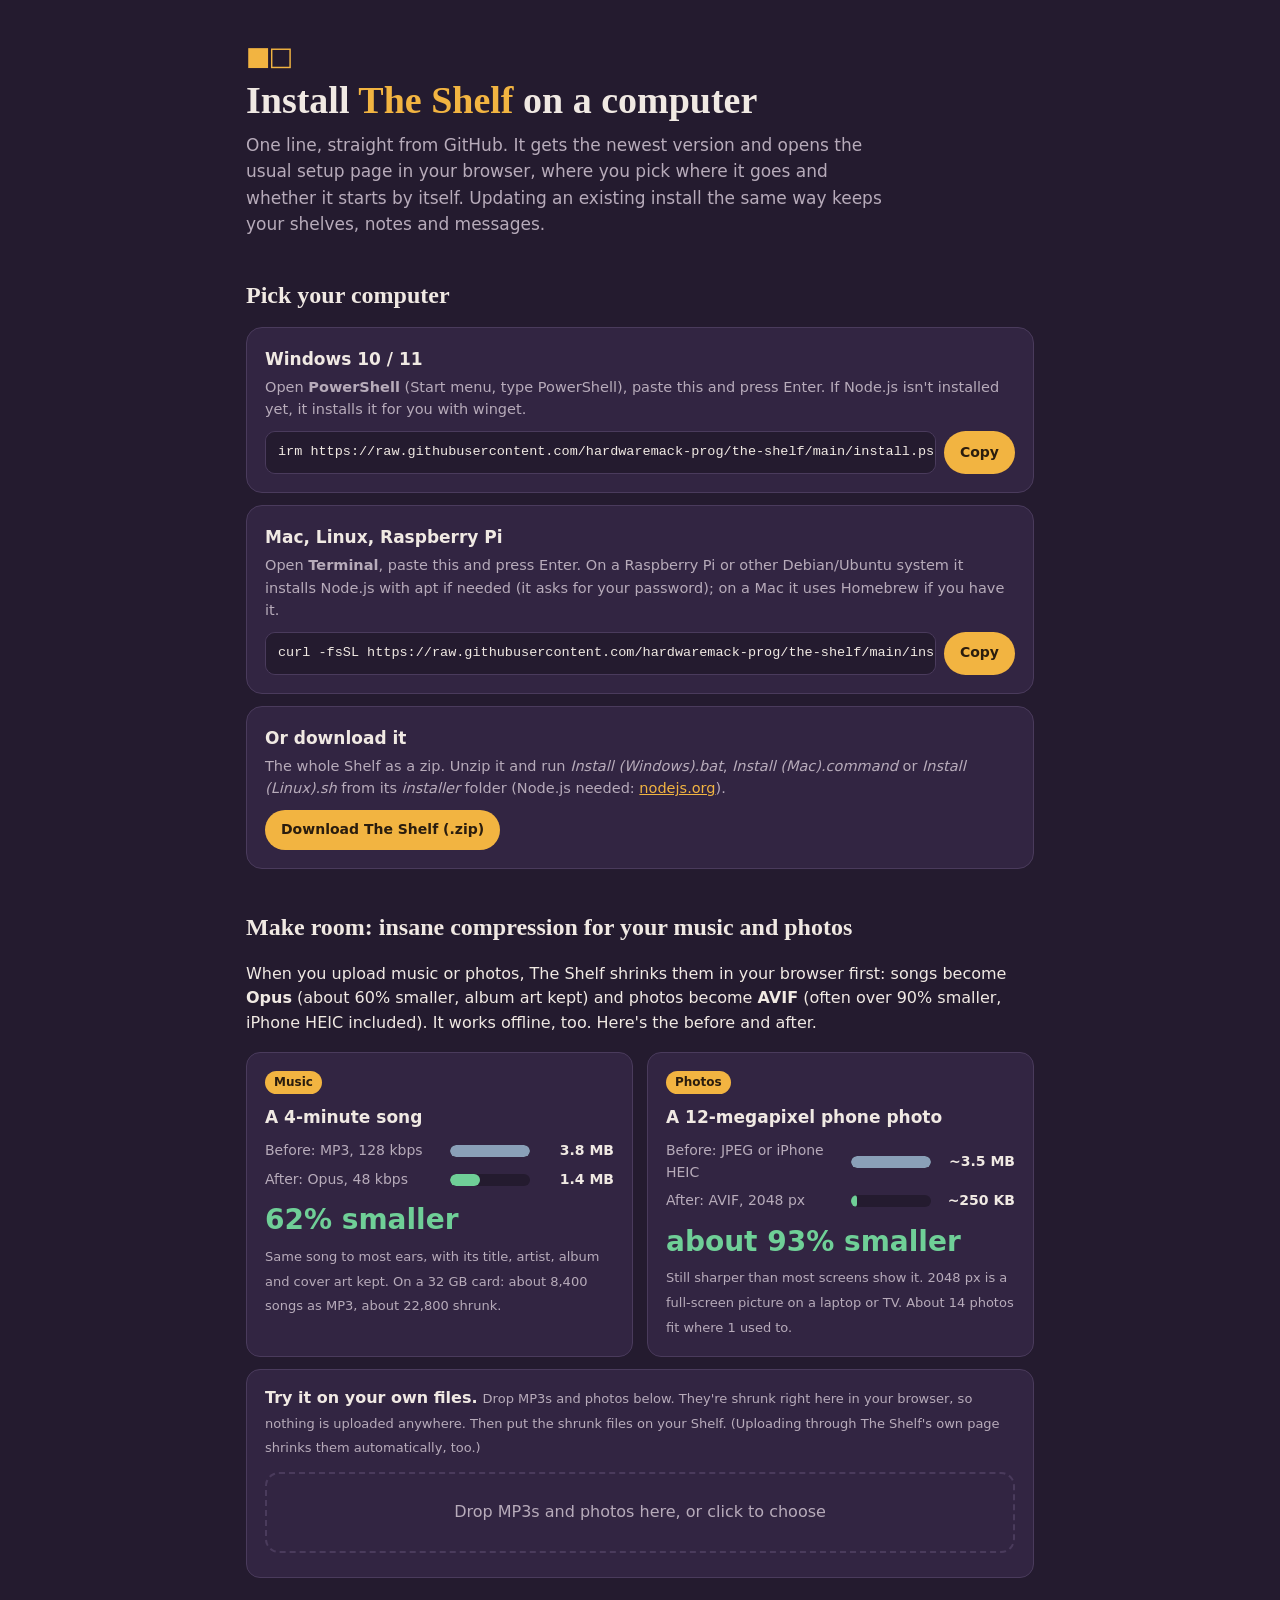
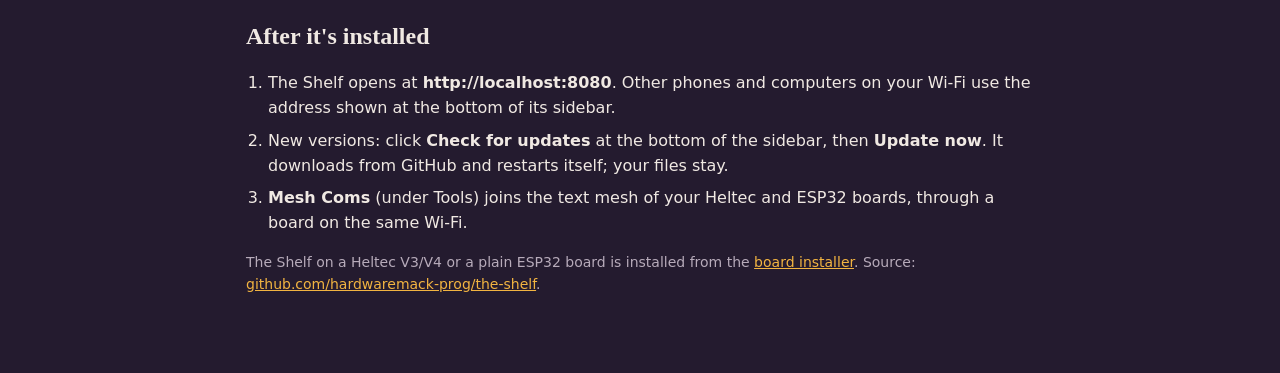
<file: docs/pc.html>
<!doctype html>
<html lang="en">
<head>
<meta charset="utf-8">
<meta name="viewport" content="width=device-width,initial-scale=1">
<title>Install The Shelf on a computer</title>
<meta name="description" content="Install The Shelf on Windows, Mac, Linux or a Raspberry Pi with one line, straight from GitHub.">
<style>
:root{--ink:#241B2F;--surface:#322542;--text:#F0E9E3;--muted:#B7ABBA;--accent:#F2B441;--accent-ink:#2A1D0E;--divider:#4A3B5C;
  --serif:Georgia,'Iowan Old Style',Charter,serif;--sans:-apple-system,BlinkMacSystemFont,'Segoe UI',system-ui,sans-serif;--mono:ui-monospace,Consolas,Menlo,monospace;color-scheme:dark}
*{box-sizing:border-box}
body{margin:0;background:var(--ink);color:var(--text);font-family:var(--sans);line-height:1.55}
.wrap{max-width:820px;margin:0 auto;padding:36px 16px 64px}
.mark{color:var(--accent);font-size:26px;letter-spacing:-2px}
h1{font-family:var(--serif);font-size:38px;margin:4px 0 0;line-height:1.1}
h1 span{color:var(--accent)}
.lead{color:var(--muted);font-size:17px;max-width:640px;margin:10px 0 0}
h2{font-family:var(--serif);font-size:24px;margin:40px 0 12px}
.card{background:var(--surface);border:1px solid var(--divider);border-radius:16px;padding:18px;margin-bottom:12px}
.card h3{margin:0 0 4px;font-size:17px}
.card p{margin:0 0 10px;color:var(--muted);font-size:14.5px}
.cmd{display:flex;gap:8px;align-items:stretch}
.cmd code{flex:1;min-width:0;overflow-x:auto;white-space:nowrap;background:var(--ink);border:1px solid var(--divider);border-radius:10px;padding:10px 12px;font-family:var(--mono);font-size:13.5px}
.btn{font:inherit;font-weight:700;background:var(--accent);color:var(--accent-ink);border:0;border-radius:999px;padding:9px 16px;cursor:pointer;font-size:14px;white-space:nowrap;text-decoration:none;display:inline-block}
ol{padding-left:22px}ol li{margin-bottom:8px}
a{color:var(--accent)}
.muted{color:var(--muted);font-size:14px}
</style>
</head>
<body><div class="wrap">
  <div class="mark">&#9632;&#9633;</div>
  <h1>Install <span>The Shelf</span> on a computer</h1>
  <p class="lead">One line, straight from GitHub. It gets the newest version and opens the usual setup page in your browser, where you pick where it goes and whether it starts by itself. Updating an existing install the same way keeps your shelves, notes and messages.</p>

  <h2>Pick your computer</h2>
  <div class="card">
    <h3>Windows 10 / 11</h3>
    <p>Open <b>PowerShell</b> (Start menu, type PowerShell), paste this and press Enter. If Node.js isn't installed yet, it installs it for you with winget.</p>
    <div class="cmd"><code id="win">irm https://raw.githubusercontent.com/hardwaremack-prog/the-shelf/main/install.ps1 | iex</code><button class="btn" data-copy="win">Copy</button></div>
  </div>
  <div class="card">
    <h3>Mac, Linux, Raspberry Pi</h3>
    <p>Open <b>Terminal</b>, paste this and press Enter. On a Raspberry Pi or other Debian/Ubuntu system it installs Node.js with apt if needed (it asks for your password); on a Mac it uses Homebrew if you have it.</p>
    <div class="cmd"><code id="nix">curl -fsSL https://raw.githubusercontent.com/hardwaremack-prog/the-shelf/main/install.sh | bash</code><button class="btn" data-copy="nix">Copy</button></div>
  </div>
  <div class="card">
    <h3>Or download it</h3>
    <p>The whole Shelf as a zip. Unzip it and run <i>Install (Windows).bat</i>, <i>Install (Mac).command</i> or <i>Install (Linux).sh</i> from its <i>installer</i> folder (Node.js needed: <a href="https://nodejs.org">nodejs.org</a>).</p>
    <a class="btn" href="https://github.com/hardwaremack-prog/the-shelf/archive/refs/heads/main.zip">Download The Shelf (.zip)</a>
  </div>

  <h2 id="shrink">Make room: insane compression for your music and photos</h2>
  <p>When you upload music or photos, The Shelf shrinks them in your browser first: songs become <b>Opus</b> (about 60% smaller, album art kept) and photos become <b>AVIF</b> (often over 90% smaller, iPhone HEIC included). It works offline, too. Here's the before and after.</p>
  <div id="shrinkPromo" data-where="on your Shelf"></div>

  <h2>After it's installed</h2>
  <ol>
    <li>The Shelf opens at <b>http://localhost:8080</b>. Other phones and computers on your Wi-Fi use the address shown at the bottom of its sidebar.</li>
    <li>New versions: click <b>Check for updates</b> at the bottom of the sidebar, then <b>Update now</b>. It downloads from GitHub and restarts itself; your files stay.</li>
    <li><b>Mesh Coms</b> (under Tools) joins the text mesh of your Heltec and ESP32 boards, through a board on the same Wi-Fi.</li>
  </ol>
  <p class="muted">The Shelf on a Heltec V3/V4 or a plain ESP32 board is installed from the <a href="./">board installer</a>. Source: <a href="https://github.com/hardwaremack-prog/the-shelf">github.com/hardwaremack-prog/the-shelf</a>.</p>
</div>
<script>
document.querySelectorAll('[data-copy]').forEach(b => b.addEventListener('click', async () => {
  const t = document.getElementById(b.dataset.copy).textContent;
  try { await navigator.clipboard.writeText(t); b.textContent = 'Copied'; }
  catch { const r = document.createRange(); r.selectNodeContents(document.getElementById(b.dataset.copy)); const s = getSelection(); s.removeAllRanges(); s.addRange(r); b.textContent = 'Press Ctrl+C'; }
  setTimeout(() => { b.textContent = 'Copy'; }, 2000);
}));
</script>
<script src="shrink/shrink.js"></script>
<script src="shrink/photo.js"></script>
<script src="shrink/zip.js"></script>
<script src="shrink/promo.js"></script>
</body></html>
</file>
